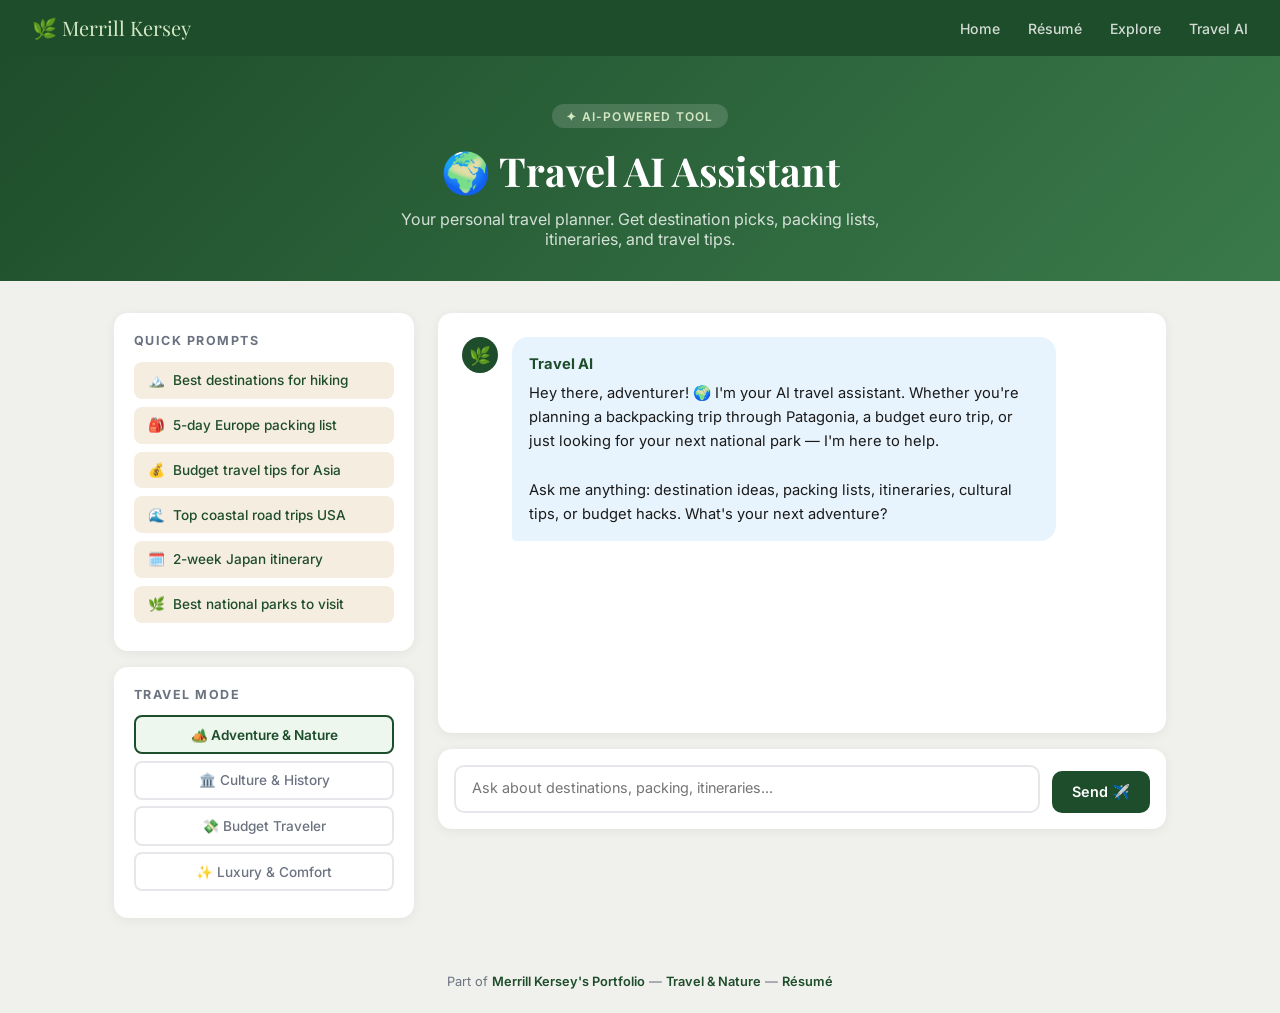
<file: app (1).html>
<!DOCTYPE html>
<html lang="en">
<head>
  <meta charset="UTF-8"/>
  <meta name="viewport" content="width=device-width, initial-scale=1.0"/>
  <title>Travel AI | Merrill Kersey</title>
  <link href="https://fonts.googleapis.com/css2?family=Playfair+Display:wght@400;700&family=Inter:wght@300;400;500;600&display=swap" rel="stylesheet"/>
  <style>
    :root {
      --forest: #1e4d2b;
      --forest-light: #2d6b3f;
      --sky: #e8f4fd;
      --sand: #f5ede0;
      --accent: #e07b39;
      --white: #ffffff;
      --gray: #f0f0ec;
      --text: #1a1a1a;
      --muted: #6b7280;
    }
    * { box-sizing: border-box; margin: 0; padding: 0; }
    body { font-family: 'Inter', sans-serif; background: var(--gray); color: var(--text); min-height: 100vh; display: flex; flex-direction: column; }

    nav { background: var(--forest); padding: 0.9rem 2rem; display: flex; justify-content: space-between; align-items: center; }
    nav .brand { font-family: 'Playfair Display', serif; color: #d4e8c2; font-size: 1.25rem; text-decoration: none; }
    nav .nav-links a { color: rgba(255,255,255,0.8); text-decoration: none; margin-left: 1.5rem; font-size: 0.88rem; font-weight: 500; transition: color 0.2s; }
    nav .nav-links a:hover { color: #fff; }

    .app-hero { background: linear-gradient(135deg, var(--forest) 0%, #3a7a4a 100%); color: white; padding: 3rem 2rem 2rem; text-align: center; }
    .app-hero .badge { background: rgba(255,255,255,0.15); color: #d4e8c2; padding: 0.3rem 0.9rem; border-radius: 20px; font-size: 0.75rem; font-weight: 600; letter-spacing: 0.1em; text-transform: uppercase; margin-bottom: 1rem; display: inline-block; }
    .app-hero h1 { font-family: 'Playfair Display', serif; font-size: 2.5rem; margin-bottom: 0.75rem; }
    .app-hero p { color: rgba(255,255,255,0.8); font-size: 1rem; max-width: 550px; margin: 0 auto; }

    .app-layout { display: grid; grid-template-columns: 300px 1fr; gap: 1.5rem; max-width: 1100px; margin: 2rem auto; padding: 0 1.5rem; flex: 1; }
    @media (max-width: 768px) { .app-layout { grid-template-columns: 1fr; } nav .nav-links { display: none; } }

    .sidebar { display: flex; flex-direction: column; gap: 1rem; }
    .card { background: var(--white); border-radius: 14px; padding: 1.25rem; box-shadow: 0 2px 12px rgba(0,0,0,0.06); }
    .card h3 { font-size: 0.78rem; font-weight: 700; text-transform: uppercase; letter-spacing: 0.12em; color: var(--muted); margin-bottom: 0.85rem; }

    .prompt-btn { width: 100%; text-align: left; background: var(--sand); border: none; border-radius: 8px; padding: 0.65rem 0.85rem; font-family: 'Inter', sans-serif; font-size: 0.85rem; color: var(--forest); font-weight: 500; cursor: pointer; transition: background 0.2s, transform 0.1s; display: block; margin-bottom: 0.5rem; }
    .prompt-btn:hover { background: #ead8c0; transform: translateX(2px); }
    .prompt-btn .emoji { margin-right: 0.5rem; }

    .mode-btn { width: 100%; padding: 0.6rem; border: 2px solid #e5e7eb; background: none; border-radius: 8px; font-family: 'Inter', sans-serif; font-size: 0.85rem; font-weight: 500; cursor: pointer; transition: all 0.2s; margin-bottom: 0.4rem; color: var(--muted); }
    .mode-btn.active { border-color: var(--forest); background: #edf7ee; color: var(--forest); font-weight: 600; }

    .chat-area { display: flex; flex-direction: column; gap: 1rem; }
    .messages { background: var(--white); border-radius: 14px; padding: 1.5rem; min-height: 420px; max-height: 520px; overflow-y: auto; box-shadow: 0 2px 12px rgba(0,0,0,0.06); display: flex; flex-direction: column; gap: 1rem; }

    .message { display: flex; gap: 0.85rem; animation: slideIn 0.3s ease; }
    .message.user { flex-direction: row-reverse; }
    @keyframes slideIn { from { opacity: 0; transform: translateY(8px); } to { opacity: 1; transform: translateY(0); } }

    .avatar { width: 36px; height: 36px; border-radius: 50%; display: flex; align-items: center; justify-content: center; font-size: 1.1rem; flex-shrink: 0; }
    .avatar.ai { background: var(--forest); }
    .avatar.user { background: var(--accent); }

    .bubble { max-width: 80%; padding: 0.9rem 1.1rem; border-radius: 16px; font-size: 0.92rem; line-height: 1.65; }
    .message.ai .bubble { background: var(--sky); color: var(--text); border-bottom-left-radius: 4px; }
    .message.user .bubble { background: var(--forest); color: #fff; border-bottom-right-radius: 4px; }
    .bubble .ai-label { font-weight: 700; display: block; margin-bottom: 0.3rem; color: var(--forest); }
    .bubble ul { padding-left: 1.2rem; margin-top: 0.4rem; }
    .bubble li { margin-bottom: 0.3rem; }

    .typing .bubble { display: flex; align-items: center; gap: 4px; padding: 1rem 1.2rem; }
    .dot { width: 8px; height: 8px; background: var(--muted); border-radius: 50%; animation: bounce 1.4s infinite ease-in-out; }
    .dot:nth-child(2) { animation-delay: 0.2s; }
    .dot:nth-child(3) { animation-delay: 0.4s; }
    @keyframes bounce { 0%, 80%, 100% { transform: scale(0.6); opacity: 0.4; } 40% { transform: scale(1); opacity: 1; } }

    .input-area { background: var(--white); border-radius: 14px; padding: 1rem; box-shadow: 0 2px 12px rgba(0,0,0,0.06); display: flex; gap: 0.75rem; align-items: flex-end; }
    .input-area textarea { flex: 1; border: 2px solid #e5e7eb; border-radius: 10px; padding: 0.75rem 1rem; font-family: 'Inter', sans-serif; font-size: 0.9rem; resize: none; outline: none; min-height: 48px; max-height: 150px; transition: border-color 0.2s; color: var(--text); }
    .input-area textarea:focus { border-color: var(--forest); }
    .send-btn { background: var(--forest); color: #fff; border: none; border-radius: 10px; padding: 0.75rem 1.25rem; font-family: 'Inter', sans-serif; font-size: 0.9rem; font-weight: 600; cursor: pointer; transition: background 0.2s, transform 0.1s; white-space: nowrap; }
    .send-btn:hover:not(:disabled) { background: var(--forest-light); transform: translateY(-1px); }
    .send-btn:disabled { opacity: 0.5; cursor: not-allowed; }

    footer { text-align: center; padding: 1.5rem; color: var(--muted); font-size: 0.8rem; margin-top: auto; }
    footer a { color: var(--forest); text-decoration: none; font-weight: 600; }
  </style>
</head>
<body>

<nav>
  <a href="index.html" class="brand">🌿 Merrill Kersey</a>
  <div class="nav-links">
    <a href="index.html">Home</a>
    <a href="resume.html">Résumé</a>
    <a href="scratch.html">Explore</a>
    <a href="app.html">Travel AI</a>
  </div>
</nav>

<div class="app-hero">
  <div class="badge">✦ AI-Powered Tool</div>
  <h1>🌍 Travel AI Assistant</h1>
  <p>Your personal travel planner. Get destination picks, packing lists, itineraries, and travel tips.</p>
</div>

<div class="app-layout">
  <div class="sidebar">
    <div class="card">
      <h3>Quick Prompts</h3>
      <button class="prompt-btn" onclick="usePrompt(this)"><span class="emoji">🏔️</span>Best destinations for hiking</button>
      <button class="prompt-btn" onclick="usePrompt(this)"><span class="emoji">🎒</span>5-day Europe packing list</button>
      <button class="prompt-btn" onclick="usePrompt(this)"><span class="emoji">💰</span>Budget travel tips for Asia</button>
      <button class="prompt-btn" onclick="usePrompt(this)"><span class="emoji">🌊</span>Top coastal road trips USA</button>
      <button class="prompt-btn" onclick="usePrompt(this)"><span class="emoji">🗓️</span>2-week Japan itinerary</button>
      <button class="prompt-btn" onclick="usePrompt(this)"><span class="emoji">🌿</span>Best national parks to visit</button>
    </div>
    <div class="card">
      <h3>Travel Mode</h3>
      <button class="mode-btn active" onclick="setMode('adventure', this)">🏕️ Adventure & Nature</button>
      <button class="mode-btn" onclick="setMode('culture', this)">🏛️ Culture & History</button>
      <button class="mode-btn" onclick="setMode('budget', this)">💸 Budget Traveler</button>
      <button class="mode-btn" onclick="setMode('luxury', this)">✨ Luxury & Comfort</button>
    </div>
  </div>

  <div class="chat-area">
    <div class="messages" id="messages">
      <div class="message ai">
        <div class="avatar ai">🌿</div>
        <div class="bubble">
          <span class="ai-label">Travel AI</span>
          Hey there, adventurer! 🌍 I'm your AI travel assistant. Whether you're planning a backpacking trip through Patagonia, a budget euro trip, or just looking for your next national park — I'm here to help.<br><br>
          Ask me anything: destination ideas, packing lists, itineraries, cultural tips, or budget hacks. What's your next adventure?
        </div>
      </div>
    </div>

    <div class="input-area">
      <textarea id="userInput" placeholder="Ask about destinations, packing, itineraries..." rows="1"
        onkeydown="handleKey(event)" oninput="autoResize(this)"></textarea>
      <button class="send-btn" id="sendBtn" onclick="sendMessage()">Send ✈️</button>
    </div>
  </div>
</div>

<footer>
  Part of <a href="index.html">Merrill Kersey's Portfolio</a> &mdash;
  <a href="scratch.html">Travel & Nature</a> &mdash;
  <a href="resume.html">Résumé</a>
</footer>

<script>
  let travelMode = 'adventure';

  const modeIntros = {
    adventure: "Switched to 🏕️ <strong>Adventure & Nature</strong> mode! I'll focus on outdoor activities, hiking, camping, and wild places. What adventure are you planning?",
    culture: "Switched to 🏛️ <strong>Culture & History</strong> mode! I'll focus on museums, local cuisine, landmarks, and authentic cultural experiences. Where are you headed?",
    budget: "Switched to 💸 <strong>Budget Traveler</strong> mode! I'll help you maximize every dollar — cheap flights, hostels, free attractions, and money-saving hacks. What's your destination?",
    luxury: "Switched to ✨ <strong>Luxury & Comfort</strong> mode! I'll focus on world-class hotels, fine dining, exclusive experiences, and premium travel. Where would you like to indulge?"
  };

  // ─── Pre-written response bank ───────────────────────────────────────────
  const responses = [
    {
      keywords: ['hiking', 'hike', 'trek', 'trail', 'best destinations'],
      adventure: `Great choice! Here are my top hiking destinations: 🏔️<br><br>
        <ul>
          <li><strong>Zion National Park, Utah</strong> — The Narrows and Angels Landing are bucket-list trails</li>
          <li><strong>Patagonia, Argentina/Chile</strong> — Torres del Paine W Trek is unmatched for scenery</li>
          <li><strong>Swiss Alps</strong> — Eiger Trail and Via Alpina offer world-class alpine routes</li>
          <li><strong>Banff, Canada</strong> — Lake Louise and Plain of Six Glaciers are stunning</li>
          <li><strong>Appalachian Trail, USA</strong> — Classic long-distance adventure through 14 states</li>
        </ul><br>
        Pro tip: Always research permit requirements in advance — Zion's Narrows and Angels Landing require reservations now! 🎫`,
      culture: `For hiking with rich cultural context, consider:<br><br>
        <ul>
          <li><strong>Camino de Santiago, Spain</strong> — Ancient pilgrimage route with incredible history</li>
          <li><strong>Inca Trail, Peru</strong> — Trek to Machu Picchu through Incan ruins</li>
          <li><strong>Mount Fuji, Japan</strong> — Sacred peak with incredible cultural significance</li>
          <li><strong>Cinque Terre, Italy</strong> — Coastal trails connecting colorful medieval villages</li>
        </ul>`,
      budget: `Best budget hiking destinations:<br><br>
        <ul>
          <li><strong>National Forests, USA</strong> — Often free, less crowded than National Parks</li>
          <li><strong>Slovenia</strong> — Triglav National Park is stunning and very affordable</li>
          <li><strong>Nepal</strong> — Annapurna Circuit is epic and surprisingly cheap</li>
          <li><strong>Portugal</strong> — Rota Vicentina coastal walk, low cost of living</li>
        </ul>
        Tip: America the Beautiful Pass ($80/year) covers all US National Parks! 💪`,
      luxury: `For a luxury hiking experience:<br><br>
        <ul>
          <li><strong>Explora Patagonia, Chile</strong> — Guided hikes with 5-star lodge stays</li>
          <li><strong>Swiss Alps Hut-to-Hut</strong> — Stay in mountain hotels each night</li>
          <li><strong>Bhutan</strong> — Exclusive trekking permits keep crowds low; incredible scenery</li>
          <li><strong>New Zealand Milford Track</strong> — Guided walk with private lodge accommodation</li>
        </ul>`
    },
    {
      keywords: ['pack', 'packing', 'bag', 'luggage', 'what to bring', 'europe'],
      adventure: `Here's my go-to adventure packing list for 5 days in Europe: 🎒<br><br>
        <ul>
          <li><strong>Clothing:</strong> 3 merino wool t-shirts, 1 fleece, waterproof jacket, 2 pants, 5 socks/underwear</li>
          <li><strong>Footwear:</strong> Trail runners (doubles for hiking + walking) + lightweight sandals</li>
          <li><strong>Tech:</strong> Universal adapter, portable charger, offline maps downloaded</li>
          <li><strong>Essentials:</strong> Microfiber towel, headlamp, reusable water bottle, first aid kit</li>
          <li><strong>Documents:</strong> Passport, travel insurance card, digital copies of everything</li>
        </ul><br>
        Golden rule: If your bag weighs more than 10kg, leave something behind! ✂️`,
      culture: `5-day Europe cultural packing list: 🏛️<br><br>
        <ul>
          <li><strong>Smart casual clothes</strong> — Many European churches require covered shoulders/knees</li>
          <li><strong>Comfortable walking shoes</strong> — You'll log 10-15 miles a day on cobblestones</li>
          <li><strong>Day bag</strong> — Small backpack for museums and day trips</li>
          <li><strong>Journal</strong> — For capturing experiences and sketching landmarks</li>
          <li><strong>Phrasebook or translation app</strong> — Locals appreciate the effort!</li>
        </ul>`,
      budget: `Budget-smart packing for Europe: 💸<br><br>
        <ul>
          <li>Pack carry-on ONLY — saves $50-100 per flight in baggage fees</li>
          <li>Bring a reusable water bottle — tap water is safe across most of Europe</li>
          <li>Packable rain jacket — cheaper than buying one there if caught in a storm</li>
          <li>Unlocked phone + local SIM card — way cheaper than roaming charges</li>
          <li>Padlock for hostel lockers — essential for keeping your stuff safe</li>
        </ul>`,
      luxury: `Luxury European packing essentials: ✨<br><br>
        <ul>
          <li>2-3 elevated outfits for fine dining and theater</li>
          <li>Quality leather shoes — worth it on European city streets</li>
          <li>Noise-canceling headphones for business class flights</li>
          <li>Lightweight cashmere layer for cool evenings</li>
          <li>Personal care kit — your hotel will have amenities but your favorites matter</li>
        </ul>`
    },
    {
      keywords: ['budget', 'cheap', 'affordable', 'save money', 'asia'],
      adventure: `Budget adventure travel in Asia — it's very doable! 🌏<br><br>
        <ul>
          <li><strong>Thailand</strong> — $30-40/day covers accommodation, food, and transport</li>
          <li><strong>Vietnam</strong> — Street food meals for $1-2, hostels from $8/night</li>
          <li><strong>Nepal</strong> — Annapurna trekking is world-class and surprisingly affordable</li>
          <li><strong>Indonesia</strong> — Bali on $50/day is totally achievable</li>
        </ul><br>
        <strong>Top money tips:</strong>
        <ul>
          <li>Eat where locals eat — street food is often safer AND tastier</li>
          <li>Travel by overnight bus/train to save on accommodation</li>
          <li>Book flights 6-8 weeks out for best prices</li>
          <li>Use Wise or Revolut for no-fee currency exchange</li>
        </ul>`,
      budget: `Asia on a shoestring — here's the playbook: 💸<br><br>
        <ul>
          <li><strong>Southeast Asia</strong> is the budget traveler's paradise — Vietnam, Cambodia, Thailand</li>
          <li>Fly into Bangkok or Kuala Lumpur (cheapest hubs)</li>
          <li>Use budget airlines like AirAsia for hops between countries</li>
          <li>Couchsurf or use hostels ($5-12/night in most of SE Asia)</li>
          <li>Avoid tourist restaurants near landmarks — walk 2 blocks and prices drop 60%</li>
          <li>Negotiate tuk-tuks and taxis before you get in</li>
        </ul>
        Realistic budget: $35-50/day covers everything in Southeast Asia comfortably.`,
      culture: `Asia on a budget with cultural depth: 🏛️<br><br>
        <ul>
          <li><strong>Japan</strong> — More affordable than you think with a JR Pass and budget ryokans</li>
          <li><strong>India</strong> — Incredible history, amazing food, very low cost</li>
          <li><strong>Taiwan</strong> — Underrated gem, excellent food scene, cheap transport</li>
          <li><strong>Sri Lanka</strong> — Ancient temples, tea plantations, beaches — all budget-friendly</li>
        </ul>`,
      luxury: `Luxury Asia doesn't have to break the bank compared to Europe: ✨<br><br>
        <ul>
          <li><strong>Maldives</strong> — Overwater bungalows are iconic and worth every penny</li>
          <li><strong>Bali</strong> — Private villa with pool for $150-200/night is incredible value</li>
          <li><strong>Japan</strong> — A traditional ryokan with kaiseki dinner is unforgettable</li>
          <li><strong>Singapore</strong> — Marina Bay Sands infinity pool is a must</li>
        </ul>`
    },
    {
      keywords: ['road trip', 'coastal', 'drive', 'car', 'usa', 'america'],
      adventure: `Top coastal road trips in the USA: 🌊<br><br>
        <ul>
          <li><strong>Pacific Coast Highway (CA)</strong> — SF to San Diego, Big Sur is the highlight — 6-8 days</li>
          <li><strong>Oregon Coast</strong> — Hwy 101, dramatic cliffs, hidden beaches, charming towns — 4-5 days</li>
          <li><strong>Olympic Peninsula, WA</strong> — Rainforests, wild beaches, and mountain views — 3-4 days</li>
          <li><strong>Florida Keys (US-1)</strong> — Miami to Key West over stunning causeways — 2-3 days</li>
          <li><strong>Acadia Loop, Maine</strong> — Rugged northeastern coastline at its finest — 3-4 days</li>
        </ul><br>
        My personal favorite: Big Sur on PCH at sunrise — absolutely breathtaking. 🌅`,
      culture: `Coastal road trips with amazing food + culture: 🍽️<br><br>
        <ul>
          <li><strong>New England Coast</strong> — Boston to Bar Harbor, lobster rolls and lighthouses</li>
          <li><strong>Gulf Coast</strong> — New Orleans to Pensacola, incredible music and Cajun food</li>
          <li><strong>Pacific Coast Highway</strong> — Wine country in Santa Barbara, farm-to-table in Carmel</li>
        </ul>`,
      budget: `Budget coastal road trips: 💰<br><br>
        <ul>
          <li>Camp at state parks along the route — $20-35/night vs $150+ for hotels</li>
          <li>Cook your own meals — a cooler + camp stove saves $40-60/day</li>
          <li>Oregon Coast is one of the most affordable — free beach access everywhere</li>
          <li>Avoid summer weekends — prices drop and crowds thin dramatically</li>
        </ul>`,
      luxury: `Luxury coastal road trips: ✨<br><br>
        <ul>
          <li>PCH with stays at Post Ranch Inn (Big Sur) — most romantic hotel in America</li>
          <li>Napa Valley detour for wine tasting and farm-to-table dining</li>
          <li>Carmel-by-the-Sea — boutique hotels, world-class golf at Pebble Beach</li>
        </ul>`
    },
    {
      keywords: ['japan', 'tokyo', 'kyoto', 'osaka', 'itinerary', '2 week', 'two week'],
      adventure: `2-Week Japan Itinerary — Adventure Edition: 🗾<br><br>
        <strong>Days 1-3: Tokyo</strong>
        <ul><li>Shinjuku, Shibuya crossing, day hike on Mount Takao</li></ul>
        <strong>Days 4-5: Hakone</strong>
        <ul><li>Mt. Fuji views, ryokan stay, onsen experience</li></ul>
        <strong>Days 6-8: Kyoto</strong>
        <ul><li>Fushimi Inari hike at dawn, bamboo forest, Arashiyama</li></ul>
        <strong>Days 9-10: Osaka</strong>
        <ul><li>Street food in Dotonbori, day trip to Nara deer park</li></ul>
        <strong>Days 11-12: Hiroshima + Miyajima</strong>
        <ul><li>Peace Memorial Museum, Itsukushima Shrine at high tide</li></ul>
        <strong>Days 13-14: Back to Tokyo</strong>
        <ul><li>Day trip to Nikko shrines, last-minute shopping in Akihabara</li></ul><br>
        Get the JR Pass before you leave home — saves a ton on bullet trains! 🚄`,
      culture: `2-Week Japan Cultural Deep Dive: 🏯<br><br>
        Focus on Kyoto (4 nights) for temples, geisha districts, traditional tea ceremony. Add Nara, Hiroshima, and the art islands of the Seto Inland Sea. Tokyo gets 3-4 nights for museums, theater, and food culture. Book a cooking class and a traditional ryokan for authentic immersion.`,
      budget: `2 Weeks in Japan — Budget Tips: 💴<br><br>
        <ul>
          <li>JR Pass ($500) covers most bullet train travel — worth it for 2 weeks</li>
          <li>7-Eleven and FamilyMart onigiri for breakfast — $1-2 and delicious</li>
          <li>Capsule hotels in Tokyo: $40-60/night, cool experience</li>
          <li>Most temples/shrines are free or under $5 to enter</li>
          <li>Realistic budget: $80-100/day including transport</li>
        </ul>`,
      luxury: `Luxury Japan 2-Week Itinerary: ✨<br><br>
        Stay at the Park Hyatt Tokyo (Lost in Translation hotel), a traditional ryokan in Hakone with private onsen, and the Ritz-Carlton Kyoto. Book a private tea ceremony, sake tasting, and sushi omakase counter experience. Charter a private guide for hidden temple access in Kyoto.`
    },
    {
      keywords: ['national park', 'parks', 'yellowstone', 'grand canyon', 'yosemite', 'zion'],
      adventure: `Best US National Parks for Adventure: 🏞️<br><br>
        <ul>
          <li><strong>Zion, Utah</strong> — The Narrows, Angels Landing, incredible slot canyons</li>
          <li><strong>Yosemite, CA</strong> — Half Dome, El Capitan, world-class climbing</li>
          <li><strong>Yellowstone, WY</strong> — Geysers, wildlife (bison, wolves, bears), backcountry</li>
          <li><strong>Grand Teton, WY</strong> — Dramatic peaks, excellent hiking, great wildlife</li>
          <li><strong>Olympic, WA</strong> — Rainforests + glaciers + wild coastline in one park</li>
          <li><strong>Grand Canyon, AZ</strong> — Rim-to-rim backpacking is a lifetime achievement</li>
          <li><strong>Glacier, MT</strong> — Going-to-the-Sun Road + pristine alpine wilderness</li>
        </ul><br>
        Pro tip: Get the <strong>America the Beautiful Pass ($80)</strong> — covers all parks for a year! 🎫`,
      budget: `National Parks on a budget: 💵<br><br>
        <ul>
          <li>America the Beautiful Pass = $80/year for unlimited entry — pays for itself in 2 parks</li>
          <li>Camp inside parks vs staying in gateway towns — saves $50-80/night</li>
          <li>Visit shoulder season (April-May or September-October) — cheaper and less crowded</li>
          <li>Check National Forest land bordering parks — often free camping nearby</li>
        </ul>`,
      culture: `National Parks with cultural significance: 🏛️<br><br>
        <ul>
          <li><strong>Mesa Verde, CO</strong> — Ancient Ancestral Puebloan cliff dwellings</li>
          <li><strong>Chaco Culture, NM</strong> — Stunning prehistoric ruins and astronomical alignments</li>
          <li><strong>Hawaii Volcanoes</strong> — Active lava flows and deep Hawaiian cultural history</li>
          <li><strong>Grand Canyon</strong> — Sacred to many Native American tribes, incredible history</li>
        </ul>`,
      luxury: `National Park luxury experiences: ✨<br><br>
        <ul>
          <li><strong>The Ahwahnee, Yosemite</strong> — Historic lodge right in the valley</li>
          <li><strong>Under Canvas glamping</strong> — Luxury tents near Yellowstone, Zion, and Grand Canyon</li>
          <li><strong>Clayoquot Wilderness Resort, BC</strong> — Remote Canadian wilderness, float-plane access</li>
          <li>Private guided tours beat ranger tours for access and depth</li>
        </ul>`
    }
  ];

  const fallbackResponses = [
    `That's a great travel question! 🌍 Here's what I'd suggest:<br><br>
      Start by narrowing down your destination by asking yourself three things: What kind of experience do you want (adventure, relaxation, culture)? What's your budget range? And how much time do you have?<br><br>
      Once you have those answers, I can give you much more targeted recommendations. Try one of the quick prompts on the left to get started, or tell me your dream destination! ✈️`,

    `Great question! Every trip is different, but here are my universal travel tips: 🗺️<br><br>
      <ul>
        <li>Book flights 6-8 weeks out for the sweet spot of price vs. availability</li>
        <li>Always get travel insurance — it's saved me multiple times</li>
        <li>Pack lighter than you think you need to — you can always buy things there</li>
        <li>Download offline maps before you arrive — data can be spotty abroad</li>
        <li>Talk to locals — they always know the best spots that aren't in any guidebook</li>
      </ul><br>
      Want recommendations for a specific destination? Just ask! 🌟`,

    `Awesome — I love helping plan adventures! 🧭 Here's a starting framework for any trip:<br><br>
      <ul>
        <li><strong>1-3 days:</strong> Focus on one city or region, go deep not wide</li>
        <li><strong>5-7 days:</strong> One country, 2-3 highlights, comfortable pace</li>
        <li><strong>2 weeks:</strong> Regional route or one country thoroughly explored</li>
        <li><strong>1 month+:</strong> Go slow, blend in, live like a local</li>
      </ul><br>
      Tell me your destination and trip length and I'll build you a full itinerary! 🗓️`
  ];

  let fallbackIndex = 0;

  function setMode(mode, btn) {
    travelMode = mode;
    document.querySelectorAll('.mode-btn').forEach(b => b.classList.remove('active'));
    btn.classList.add('active');
    addMessage('ai', modeIntros[mode]);
  }

  function usePrompt(btn) {
    const text = btn.textContent.replace(/^[\S]+\s/, '').trim();
    document.getElementById('userInput').value = text;
    document.getElementById('userInput').focus();
  }

  function autoResize(textarea) {
    textarea.style.height = 'auto';
    textarea.style.height = Math.min(textarea.scrollHeight, 150) + 'px';
  }

  function handleKey(e) {
    if (e.key === 'Enter' && !e.shiftKey) { e.preventDefault(); sendMessage(); }
  }

  function addMessage(role, htmlContent) {
    const messages = document.getElementById('messages');
    const div = document.createElement('div');
    div.className = `message ${role}`;
    div.innerHTML = role === 'ai'
      ? `<div class="avatar ai">🌿</div><div class="bubble"><span class="ai-label">Travel AI</span>${htmlContent}</div>`
      : `<div class="avatar user">👤</div><div class="bubble">${htmlContent}</div>`;
    messages.appendChild(div);
    messages.scrollTop = messages.scrollHeight;
  }

  function addTyping() {
    const messages = document.getElementById('messages');
    const div = document.createElement('div');
    div.className = 'message ai typing';
    div.id = 'typingIndicator';
    div.innerHTML = `<div class="avatar ai">🌿</div><div class="bubble"><div class="dot"></div><div class="dot"></div><div class="dot"></div></div>`;
    messages.appendChild(div);
    messages.scrollTop = messages.scrollHeight;
  }

  function removeTyping() {
    const el = document.getElementById('typingIndicator');
    if (el) el.remove();
  }

  function getResponse(text) {
    const lower = text.toLowerCase();
    for (const r of responses) {
      if (r.keywords.some(k => lower.includes(k))) {
        return r[travelMode] || r['adventure'];
      }
    }
    // Rotate through fallbacks
    const reply = fallbackResponses[fallbackIndex % fallbackResponses.length];
    fallbackIndex++;
    return reply;
  }

  function sendMessage() {
    const input = document.getElementById('userInput');
    const sendBtn = document.getElementById('sendBtn');
    const text = input.value.trim();
    if (!text) return;

    addMessage('user', text);
    input.value = '';
    input.style.height = 'auto';
    sendBtn.disabled = true;
    addTyping();

    // Simulate typing delay
    setTimeout(() => {
      removeTyping();
      addMessage('ai', getResponse(text));
      sendBtn.disabled = false;
      input.focus();
    }, 1200 + Math.random() * 800);
  }
</script>
</body>
</html>
</file>
